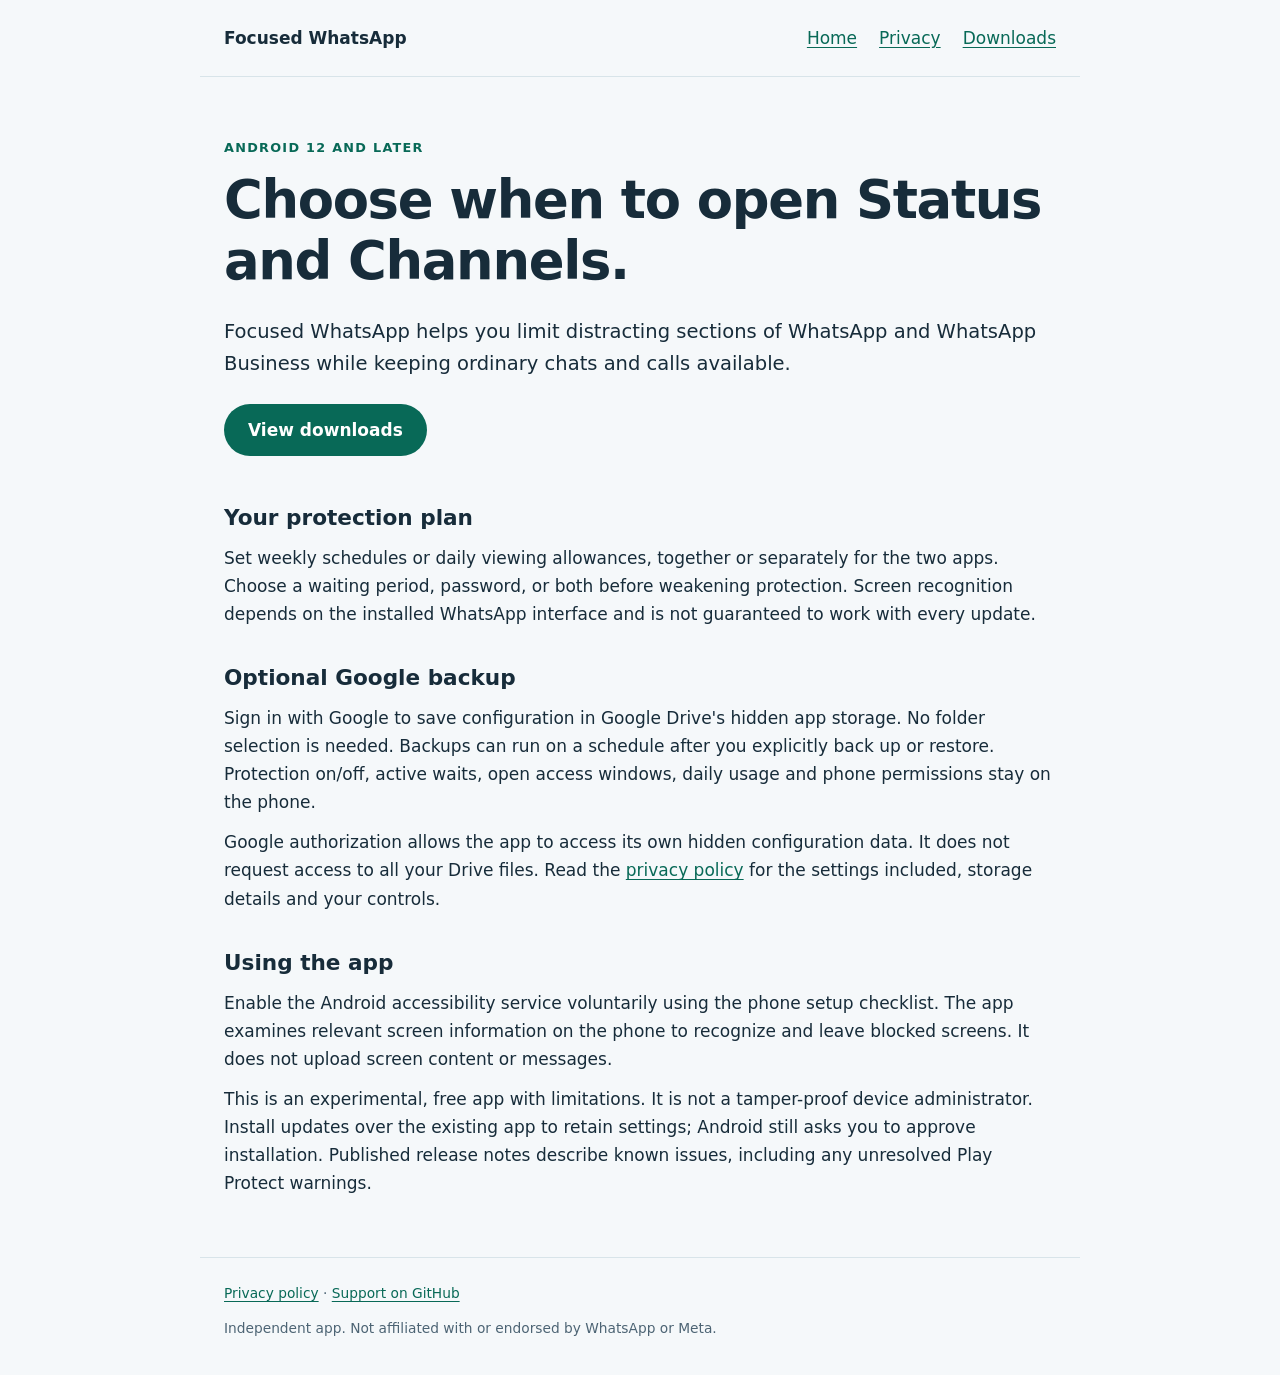
<file: docs/index.html>
<!doctype html>
<html lang="en"><head><meta charset="utf-8"><meta name="viewport" content="width=device-width,initial-scale=1"><meta name="color-scheme" content="light dark"><title>Home | Focused WhatsApp</title><link rel="stylesheet" href="style.css"></head><body><header><a class="brand" href="./">Focused WhatsApp</a><nav aria-label="Main navigation"><a href="./">Home</a><a href="privacy.html">Privacy</a><a href="https://github.com/phooBarred/focused-whatsapp-updates/releases/latest">Downloads</a></nav></header><main><p class="eyebrow">ANDROID 12 AND LATER</p><h1>Choose when to open Status and Channels.</h1><p class="lead">Focused WhatsApp helps you limit distracting sections of WhatsApp and WhatsApp Business while keeping ordinary chats and calls available.</p><p><a class="button" href="https://github.com/phooBarred/focused-whatsapp-updates/releases/latest">View downloads</a></p><h2>Your protection plan</h2><p>Set weekly schedules or daily viewing allowances, together or separately for the two apps. Choose a waiting period, password, or both before weakening protection. Screen recognition depends on the installed WhatsApp interface and is not guaranteed to work with every update.</p><h2>Optional Google backup</h2><p>Sign in with Google to save configuration in Google Drive's hidden app storage. No folder selection is needed. Backups can run on a schedule after you explicitly back up or restore. Protection on/off, active waits, open access windows, daily usage and phone permissions stay on the phone.</p><p>Google authorization allows the app to access its own hidden configuration data. It does not request access to all your Drive files. Read the <a href="privacy.html">privacy policy</a> for the settings included, storage details and your controls.</p><h2>Using the app</h2><p>Enable the Android accessibility service voluntarily using the phone setup checklist. The app examines relevant screen information on the phone to recognize and leave blocked screens. It does not upload screen content or messages.</p><p>This is an experimental, free app with limitations. It is not a tamper-proof device administrator. Install updates over the existing app to retain settings; Android still asks you to approve installation. Published release notes describe known issues, including any unresolved Play Protect warnings.</p></main><footer><a href="privacy.html">Privacy policy</a> &middot; <a href="https://github.com/phooBarred/focused-whatsapp-updates/issues">Support on GitHub</a><p>Independent app. Not affiliated with or endorsed by WhatsApp or Meta.</p></footer></body></html>
</file>
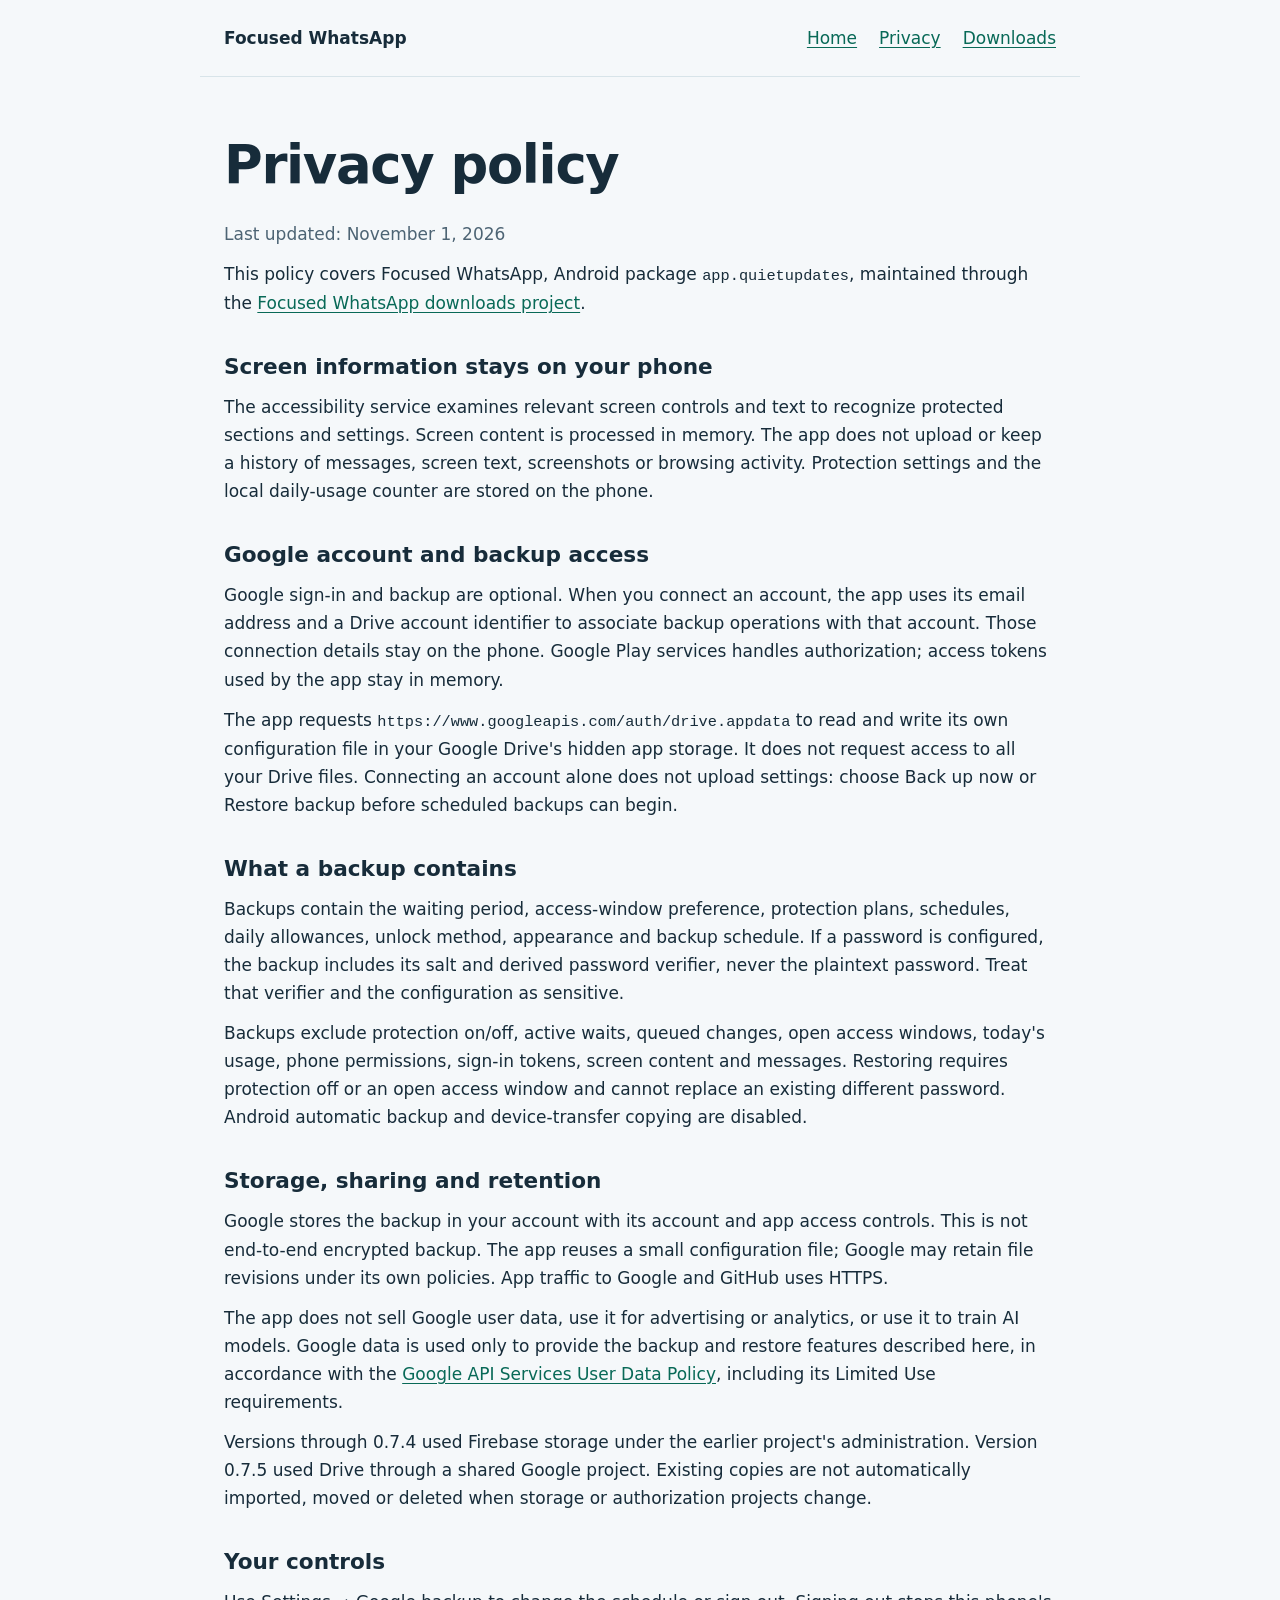
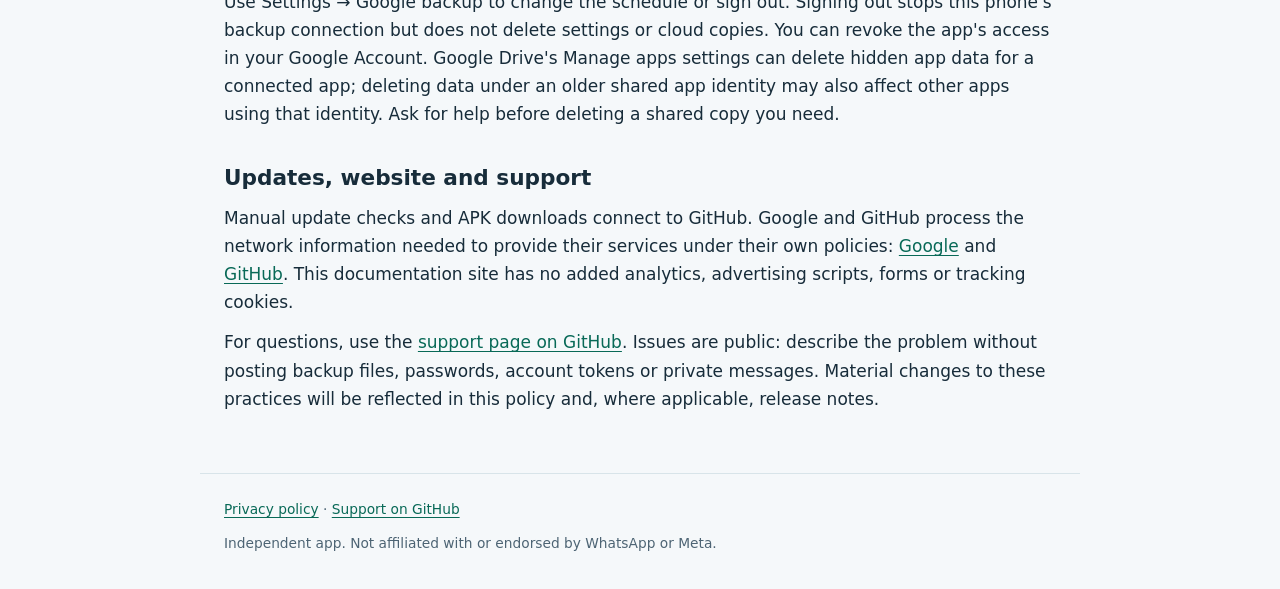
<file: docs/privacy.html>
<!doctype html>
<html lang="en"><head><meta charset="utf-8"><meta name="viewport" content="width=device-width,initial-scale=1"><meta name="color-scheme" content="light dark"><title>Privacy policy | Focused WhatsApp</title><link rel="stylesheet" href="style.css"></head><body><header><a class="brand" href="./">Focused WhatsApp</a><nav aria-label="Main navigation"><a href="./">Home</a><a href="privacy.html">Privacy</a><a href="https://github.com/phooBarred/focused-whatsapp-updates/releases/latest">Downloads</a></nav></header><main><h1>Privacy policy</h1><p class="muted">Last updated: November 1, 2026</p><p>This policy covers Focused WhatsApp, Android package <code>app.quietupdates</code>, maintained through the <a href="https://github.com/phooBarred/focused-whatsapp-updates">Focused WhatsApp downloads project</a>.</p><h2>Screen information stays on your phone</h2><p>The accessibility service examines relevant screen controls and text to recognize protected sections and settings. Screen content is processed in memory. The app does not upload or keep a history of messages, screen text, screenshots or browsing activity. Protection settings and the local daily-usage counter are stored on the phone.</p><h2>Google account and backup access</h2><p>Google sign-in and backup are optional. When you connect an account, the app uses its email address and a Drive account identifier to associate backup operations with that account. Those connection details stay on the phone. Google Play services handles authorization; access tokens used by the app stay in memory.</p><p>The app requests <code>https://www.googleapis.com/auth/drive.appdata</code> to read and write its own configuration file in your Google Drive's hidden app storage. It does not request access to all your Drive files. Connecting an account alone does not upload settings: choose Back up now or Restore backup before scheduled backups can begin.</p><h2>What a backup contains</h2><p>Backups contain the waiting period, access-window preference, protection plans, schedules, daily allowances, unlock method, appearance and backup schedule. If a password is configured, the backup includes its salt and derived password verifier, never the plaintext password. Treat that verifier and the configuration as sensitive.</p><p>Backups exclude protection on/off, active waits, queued changes, open access windows, today's usage, phone permissions, sign-in tokens, screen content and messages. Restoring requires protection off or an open access window and cannot replace an existing different password. Android automatic backup and device-transfer copying are disabled.</p><h2>Storage, sharing and retention</h2><p>Google stores the backup in your account with its account and app access controls. This is not end-to-end encrypted backup. The app reuses a small configuration file; Google may retain file revisions under its own policies. App traffic to Google and GitHub uses HTTPS.</p><p>The app does not sell Google user data, use it for advertising or analytics, or use it to train AI models. Google data is used only to provide the backup and restore features described here, in accordance with the <a href="https://developers.google.com/terms/api-services-user-data-policy">Google API Services User Data Policy</a>, including its Limited Use requirements.</p><p>Versions through 0.7.4 used Firebase storage under the earlier project's administration. Version 0.7.5 used Drive through a shared Google project. Existing copies are not automatically imported, moved or deleted when storage or authorization projects change.</p><h2>Your controls</h2><p>Use Settings &rarr; Google backup to change the schedule or sign out. Signing out stops this phone's backup connection but does not delete settings or cloud copies. You can revoke the app's access in your Google Account. Google Drive's Manage apps settings can delete hidden app data for a connected app; deleting data under an older shared app identity may also affect other apps using that identity. Ask for help before deleting a shared copy you need.</p><h2>Updates, website and support</h2><p>Manual update checks and APK downloads connect to GitHub. Google and GitHub process the network information needed to provide their services under their own policies: <a href="https://policies.google.com/privacy">Google</a> and <a href="https://docs.github.com/en/site-policy/privacy-policies/github-general-privacy-statement">GitHub</a>. This documentation site has no added analytics, advertising scripts, forms or tracking cookies.</p><p>For questions, use the <a href="https://github.com/phooBarred/focused-whatsapp-updates/issues">support page on GitHub</a>. Issues are public: describe the problem without posting backup files, passwords, account tokens or private messages. Material changes to these practices will be reflected in this policy and, where applicable, release notes.</p></main><footer><a href="privacy.html">Privacy policy</a> &middot; <a href="https://github.com/phooBarred/focused-whatsapp-updates/issues">Support on GitHub</a><p>Independent app. Not affiliated with or endorsed by WhatsApp or Meta.</p></footer></body></html>
</file>
<file: docs/style.css>
:root{color-scheme:light dark;--bg:#f5f8fa;--fg:#172c3a;--muted:#4d6474;--accent:#086957;--line:#d8e4e9}*{box-sizing:border-box}body{margin:0;background:var(--bg);color:var(--fg);font:17px/1.65 system-ui,-apple-system,BlinkMacSystemFont,"Segoe UI",sans-serif}header,main,footer{max-width:880px;margin:auto;padding:24px}header{display:flex;gap:20px;justify-content:space-between;align-items:center;flex-wrap:wrap;border-bottom:1px solid var(--line)}a{color:var(--accent);text-underline-offset:3px}a:focus-visible{outline:3px solid var(--accent);outline-offset:5px}.brand{font-weight:750;text-decoration:none;color:var(--fg)}nav{display:flex;gap:22px;flex-wrap:wrap}main{padding-top:48px;padding-bottom:48px}h1{font-size:clamp(2rem,5vw,3.3rem);line-height:1.15;letter-spacing:-.025em;margin:10px 0 24px}h2{font-size:1.35rem;line-height:1.3;margin:36px 0 10px}p{margin:12px 0}.lead{font-size:1.22rem}.eyebrow{font-size:.8rem;font-weight:750;letter-spacing:.1em;color:var(--accent)}.muted,footer{color:var(--muted)}.button{display:inline-block;margin:12px 0;padding:12px 24px;border-radius:28px;background:var(--accent);color:#fff;text-decoration:none;font-weight:650}code{overflow-wrap:anywhere;font-size:.9em}footer{font-size:.86rem;border-top:1px solid var(--line)}@media(prefers-color-scheme:dark){:root{--bg:#101c25;--fg:#e6eff5;--muted:#b0c4d0;--accent:#78d9c2;--line:#30434f}.button{color:#102920}}@media(max-width:440px){header,main,footer{padding-left:20px;padding-right:20px}main{padding-top:32px}nav{gap:18px}}
</file>
